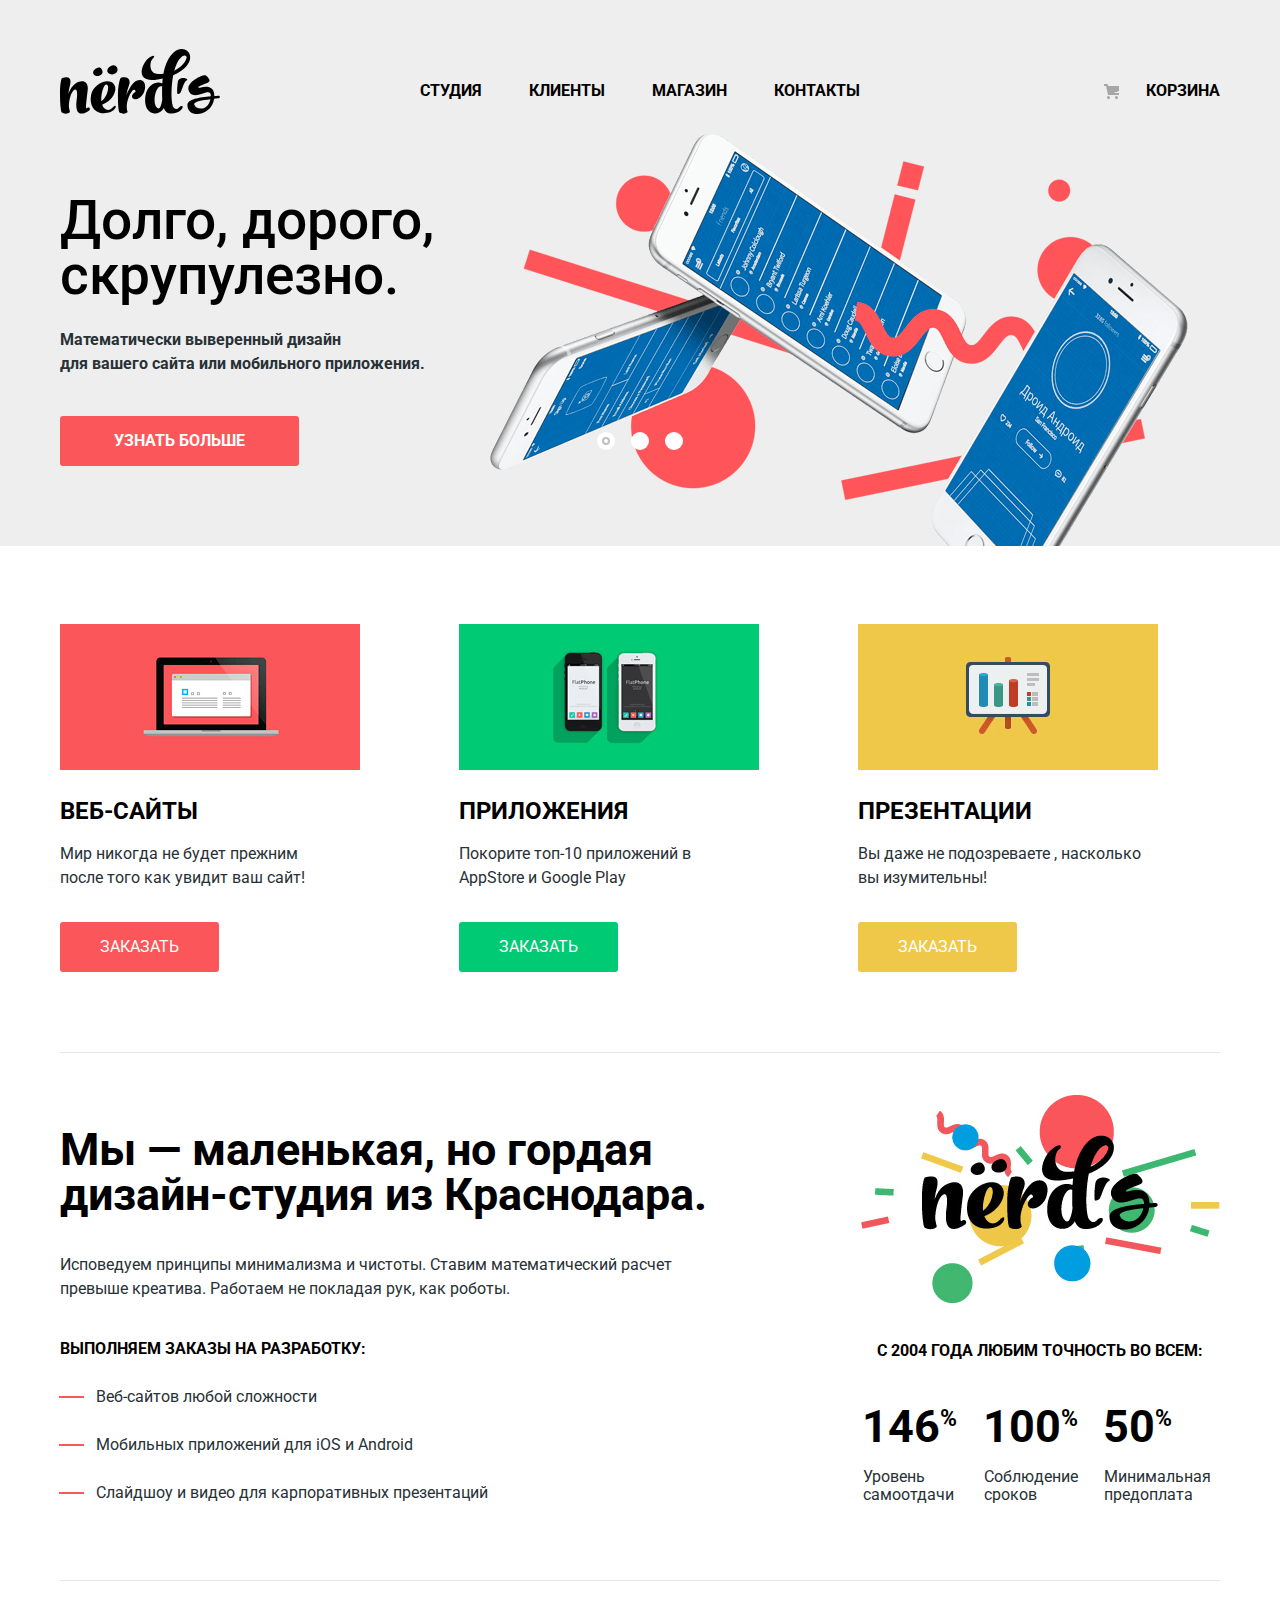
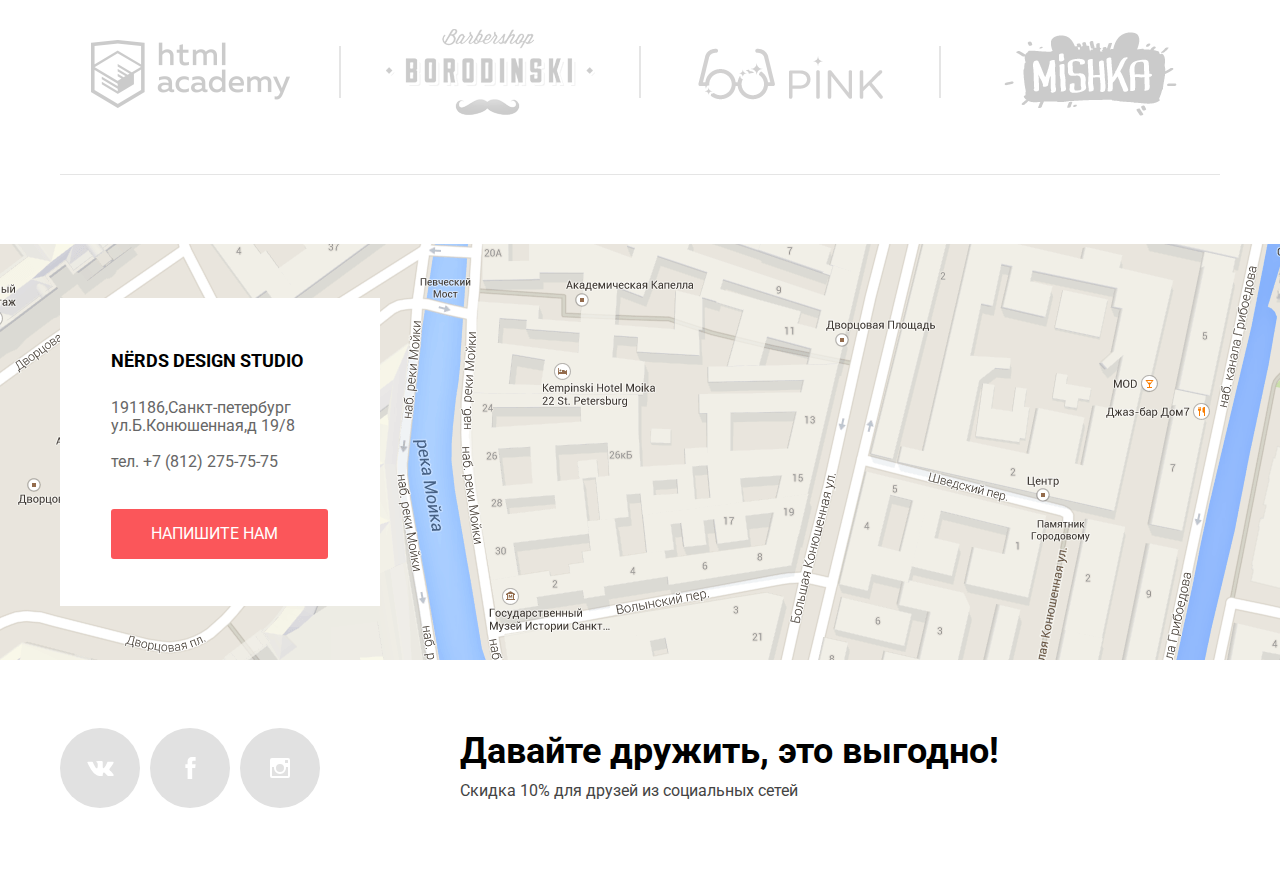
<file: index.html>
<!DOCTYPE html>
<html lang="ru">
<head>
  <meta charset="utf-8">
  <title>HTML Academy: Нёрдс</title>
  <link rel="stylesheet" href="css/normalize.css">
  <link href="https://fonts.googleapis.com/css?family=Roboto:400,500,700&amp;subset=cyrillic"
  rel="stylesheet">
  <link rel="stylesheet" href="css/style.css">

</head>
<body>
  <header class="main-header">
    <nav class="main-navigation">
      <div class="container">
        <a class="link">
          <img src="img/nerds-logo.svg" width="160" height="65" alt="логотип сайта нердс">
        </a>
        <ul class="site-navigation">
          <li><a href="studio.html">Студия</a></li>
          <li><a href="customers.html">Клиенты</a></li>
          <li><a href="catalog.html">Магазин</a></li>
          <li><a href="contacts.html">Контакты</a></li>
        </ul>
        <ul class="user-navigation">
          <li><a class="basket-link" href="basket.html">Корзина</a></li>
        </ul>
      </div>
    </nav>

    <section class="slider">
      <div class="container">
        <h2 class="visually-hidden">Преимущества</h2>
        <div class="slider-controls">
          <i class="active"></i>
          <i></i>
          <i></i>
        </div>
        <ul class="slider-list">
          <li class="slider-item">
            <h3>Долго, дорого,<br>скрупулезно.</h3>
            <p>Математически выверенный дизайн для&nbsp;вашего&nbsp;сайта&nbsp;или мобильного приложения.</p>
            <a class="slider-item-button button" href="#">Узнать больше</a>
          </li>
          <li class="slider-item">
            <h3>Любим математику как никто другой</h3>
            <p>Никакого креатива, только математические формулы для расчета идеальных пропорций.</p>
            <a class="slider-item-button button" href="#">Узнать больше</a>
          </li>
          <li class="slider-item">
            <h3>Только ночь,<br>только хардкор</h3>
            <p>Работать днем, как все? Мы против этого.<br>Ближе к полуночи работа только начинается.</p>
            <a class="slider-item-button button" href="#">Узнать больше</a>
          </li>
        </ul>
      </div>
    </section>
  </header>

  <main class="container">
    <h1 class="visually-hidden">Веб-студия Nerds</h1>
    <section class="catalog">
      <h2 class="visually-hidden">Cписок услуг</h2>
      <ul class="catalog-list">
        <li class="catalog-item">
          <a class="img-link" href="catalog-items.html">
            <img src="img/illustration-1.png" width="300" height="146" alt="Веб-сайты">
            <h3>Веб-сайты</h3>
          </a>
          <p class="catalog-text">Мир никогда не будет прежним после того как увидит ваш сайт!
          </p>
          <a class="button-1 button" href="#">Заказать</a>
        </li>
        <li class="catalog-item">
          <a class="img-link" href="catalog-items.html">
            <img src="img/illustration-2.png" width="300" height="146" alt="Приложения">
            <h3>Приложения</h3>
          </a>
          <p class="catalog-text">Покорите топ-10 приложений в AppStore и Google Play</p>
          <a class="button-2 button" href="#">Заказать</a>
        </li>
        <li class="catalog-item">
          <a class="img-link" href="catalog-items.html">
            <img src="img/illustration-3.png" width="300" height="146" alt="Презентации">
            <h3>Презентации</h3>
          </a>
          <p class="catalog-text">Вы даже не подозреваете&nbsp;, насколько вы изумительны!</p>
          <a class="button-3 button" href="#">Заказать</a>
        </li>
      </ul>
    </section>

    <section class="about">
      <div class="about-us">
        <p><b>Мы — маленькая, но гордая дизайн-студия из Краснодара.</b></p>
        <p>Исповедуем принципы минимализма и чистоты. Ставим математический расчет
          превыше креатива. Работаем не покладая рук, как роботы.</p>
          <h3>ВЫПОЛНЯЕМ ЗАКАЗЫ НА РАЗРАБОТКУ:</h3>
          <ul class="about-item">
            <li>Веб-сайтов любой сложности</li>
            <li>Мобильных приложений для iOS и Android</li>
            <li>Слайдшоу и видео для карпоративных презентаций</li>
          </ul>
        </div>
        <div class="about-logo">
          <img class="img-logo" src="img/nerds-illustration.png" width="360" height="208" alt="Логотиб Нердс">
          <h3>C 2004 года любим точность во всем:</h3>
          <table class="about-table">
            <tr>
              <td class="table-number">146<span><sup>%</sup></span></td>
              <td class="table-number">100<span><sup>%</sup></span></td>
              <td class="table-number">50<span><sup>%</sup></span></td>
            </tr>
            <tr>
              <td class="table-text">Уровень самоотдачи</td>
              <td class="table-text">Соблюдение сроков</td>
              <td class="table-text">Минимальная предоплата</td>
            </tr>
          </table>
        </div>
      </section>
      <section class="project">
        <h3 class="visually-hidden">Наши проекты</h3>
        <ul class="project-items">
          <li class="item-1">
            <a class="item-logo" href="https://htmlacademy.ru/intensive/htmlcss">
              <img src="img/logo-1.png" width="199" height="68" alt="html academy">
            </a>
          </li>
          <li class="item-2">
            <a class="item-logo" href="project-items.html">
              <img src="img/logo-2.png" width="209" height="90" alt="barbershop BORODINSKI">
            </a>
          </li>
          <li class="item-3">
            <a class="item-logo" href="project-items.html">
              <img src="img/logo-3.png" width="185" height="52" alt="PINK">
            </a>
          </li>
          <li class="item-4">
            <a class="item-logo" href="project-items.html">
              <img src="img/logo-4.png" width="173" height="84" alt="MISHKA">
            </a>
          </li>
        </ul>
      </section>
    </main>
    <section class="location">
      <div class="container">
        <div class="location-info">
          <h3>NЁRDS DESIGN STUDIO</h3>
          <p>191186,Санкт-петербург ул.Б.Конюшенная,д 19/8</p>
          <p>тел. +7 (812) 275-75-75</p>
          <a class="button button-modal" href="#">Напишите нам</a>
        </div>
      </div>
    </section>

    <footer class="main-footer container">
      <div class="footer-social">
        <ul>
          <li>
             <a class="social-button" href="#"> <span class="visually-hidden">Вконтакте</span>
               <svg xmlns="http://www.w3.org/2000/svg" width="27" height="15" viewBox="0 0 26.14 14.91">
                 <path d="M26 13.47l-.09-.17a13.55 13.55 0 0 0-2.6-3q-.87-.83-1.1-1.12A1 1 0 0 1 22 8a10.27 10.27 0 0 1 1.22-1.78l.88-1.16q2.35-3.13 2-4L26 .94a.8.8 0 0 0-.4-.22 2.14 2.14 0 0 0-.87 0h-3.92a.51.51 0 0 0-.27 0h-.3a.6.6 0 0 0-.15.14.93.93 0 0 0-.14.24 22.22 22.22 0 0 1-1.46 3.06q-.5.84-.93 1.46a7 7 0 0 1-.71.91 4.94 4.94 0 0 1-.52.47q-.23.18-.35.15l-.23-.05a.9.9 0 0 1-.31-.33 1.49 1.49 0 0 1-.16-.53v-.55-.65-.57-1.12-1-.75a3.14 3.14 0 0 0 0-.62 2.12 2.12 0 0 0-.14-.44.73.73 0 0 0-.28-.33 1.57 1.57 0 0 0-.46-.18A9 9 0 0 0 12.57 0a8.93 8.93 0 0 0-3.25.33 1.83 1.83 0 0 0-.52.41q-.25.3-.07.33a1.67 1.67 0 0 1 1.16.59l.08.16a2.6 2.6 0 0 1 .19.63 6.32 6.32 0 0 1 .12 1 10.59 10.59 0 0 1 0 1.7q-.07.71-.13 1.1a2.21 2.21 0 0 1-.18.64 2.69 2.69 0 0 1-.16.3l-.07.07a1 1 0 0 1-.37.07.86.86 0 0 1-.46-.19 3.27 3.27 0 0 1-.56-.52 7 7 0 0 1-.66-.93q-.37-.6-.76-1.42l-.22-.39q-.2-.38-.56-1.11t-.62-1.43A.9.9 0 0 0 5.2.9h-.07a.93.93 0 0 0-.22-.16A1.44 1.44 0 0 0 4.6.65L.87.68A1 1 0 0 0 .1.94L0 1a.44.44 0 0 0 0 .22 1.08 1.08 0 0 0 .08.37Q.9 3.53 1.86 5.31t1.66 2.87Q4.23 9.27 5 10.24t1 1.24l.37.41.34.33a8.06 8.06 0 0 0 1 .78 16.34 16.34 0 0 0 1.4.9 7.6 7.6 0 0 0 1.79.72 6.19 6.19 0 0 0 2 .22h1.57a1.08 1.08 0 0 0 .72-.3l.05-.07a.9.9 0 0 0 .1-.25 1.38 1.38 0 0 0 0-.37 4.48 4.48 0 0 1 .09-1.05 2.77 2.77 0 0 1 .23-.71 1.74 1.74 0 0 1 .29-.4 1.19 1.19 0 0 1 .23-.2h.11a.86.86 0 0 1 .77.21 4.52 4.52 0 0 1 .83.79q.39.47.93 1.05a6.41 6.41 0 0 0 1 .87l.27.16a3.31 3.31 0 0 0 .71.3 1.53 1.53 0 0 0 .76.07l3.48-.05a1.58 1.58 0 0 0 .8-.17.68.68 0 0 0 .34-.37 1.06 1.06 0 0 0 0-.46 1.71 1.71 0 0 0-.1-.36z" fill="#fff">
                 </path>
              </svg>
             </a>
          </li>
          <li>
             <a class="social-button" href="#"> <span class="visually-hidden">Фейсбук</span>
               <svg xmlns="http://www.w3.org/2000/svg" width="19" height="22" viewBox="0 0 10.15 21.74">
                 <path d="M3.34 1.12A4.77 4.77 0 0 1 6.53 0h3.61v3.81H7.81a1.07 1.07 0 0 0-1.09.83v2.55h3.42c-.08 1.23-.24 2.45-.41 3.67h-3v10.87H2.21V10.86H0V7.21h2.19V3.66a3.83 3.83 0 0 1 1.15-2.54z" fill="#fff"/>
               </svg>
             </a>
          </li>
          <li>
             <a class="social-button" href="#"> <span class="visually-hidden">Инстаграм</span>
               <svg xmlns="http://www.w3.org/2000/svg" width="20" height="20" viewBox="0 0 20 20">
                  <path d="M18 0H2a2 2 0 0 0-2 2v16a2 2 0 0 0 2 2h16a2 2 0 0 0 2-2V2a2 2 0 0 0-2-2zm-8 6a4 4 0 1 1-4 4 4 4 0 0 1 4-4zM2.5 18a.47.47 0 0 1-.5-.5V9h2.1a3.4 3.4 0 0 0-.1 1 6 6 0 1 0 12 0 3.4 3.4 0 0 0-.1-1H18v8.5a.47.47 0 0 1-.5.5zM18 4.5a.47.47 0 0 1-.5.5h-2a.47.47 0 0 1-.5-.5v-2a.47.47 0 0 1 .5-.5h2a.47.47 0 0 1 .5.5z" fill="#fff">
                  </path>
               </svg>
             </a>
          </li>
        </ul>
      </div>
      <div class="footer-info">
        <b>Давайте дружить, это выгодно!</b>
        <p>Скидка 10% для друзей из социальных сетей</p>
      </div>
    </footer>

    <section class="modal modal-write-us">
      <h2>Напишите нам</h2>
      <form class="letter" method="post" action="https://echo.htmlacademy.ru">
        <p class="writer-info writer-info-name">
          <label for="info-name">Ваше имя</label>
          <input id="info-name" type="text" name="name"
          placeholder="Представьтесь,пожалуйста">
        </p>
        <p class="writer-info writer-info-mail">
          <label for="info-mail">Ваш e-mail</label>
          <input id="info-mail" type="text" name="mail"
          placeholder="Для отправки ответа">
        </p>
        <p class="writer-info wtiter-info-text">
          <label for="info-text">Текст письма</label>
          <input id="info-text" type="text" name="text"
          placeholder="В свободной форме">
        </p>
        <button type="submit" class="info-button button">Отправить</button>
      </form>
      <button class="modal-close" type="button">x</button>
    </section>

    <script src="js/scripts.js"> </script>

  </body>
  </html>
</file>
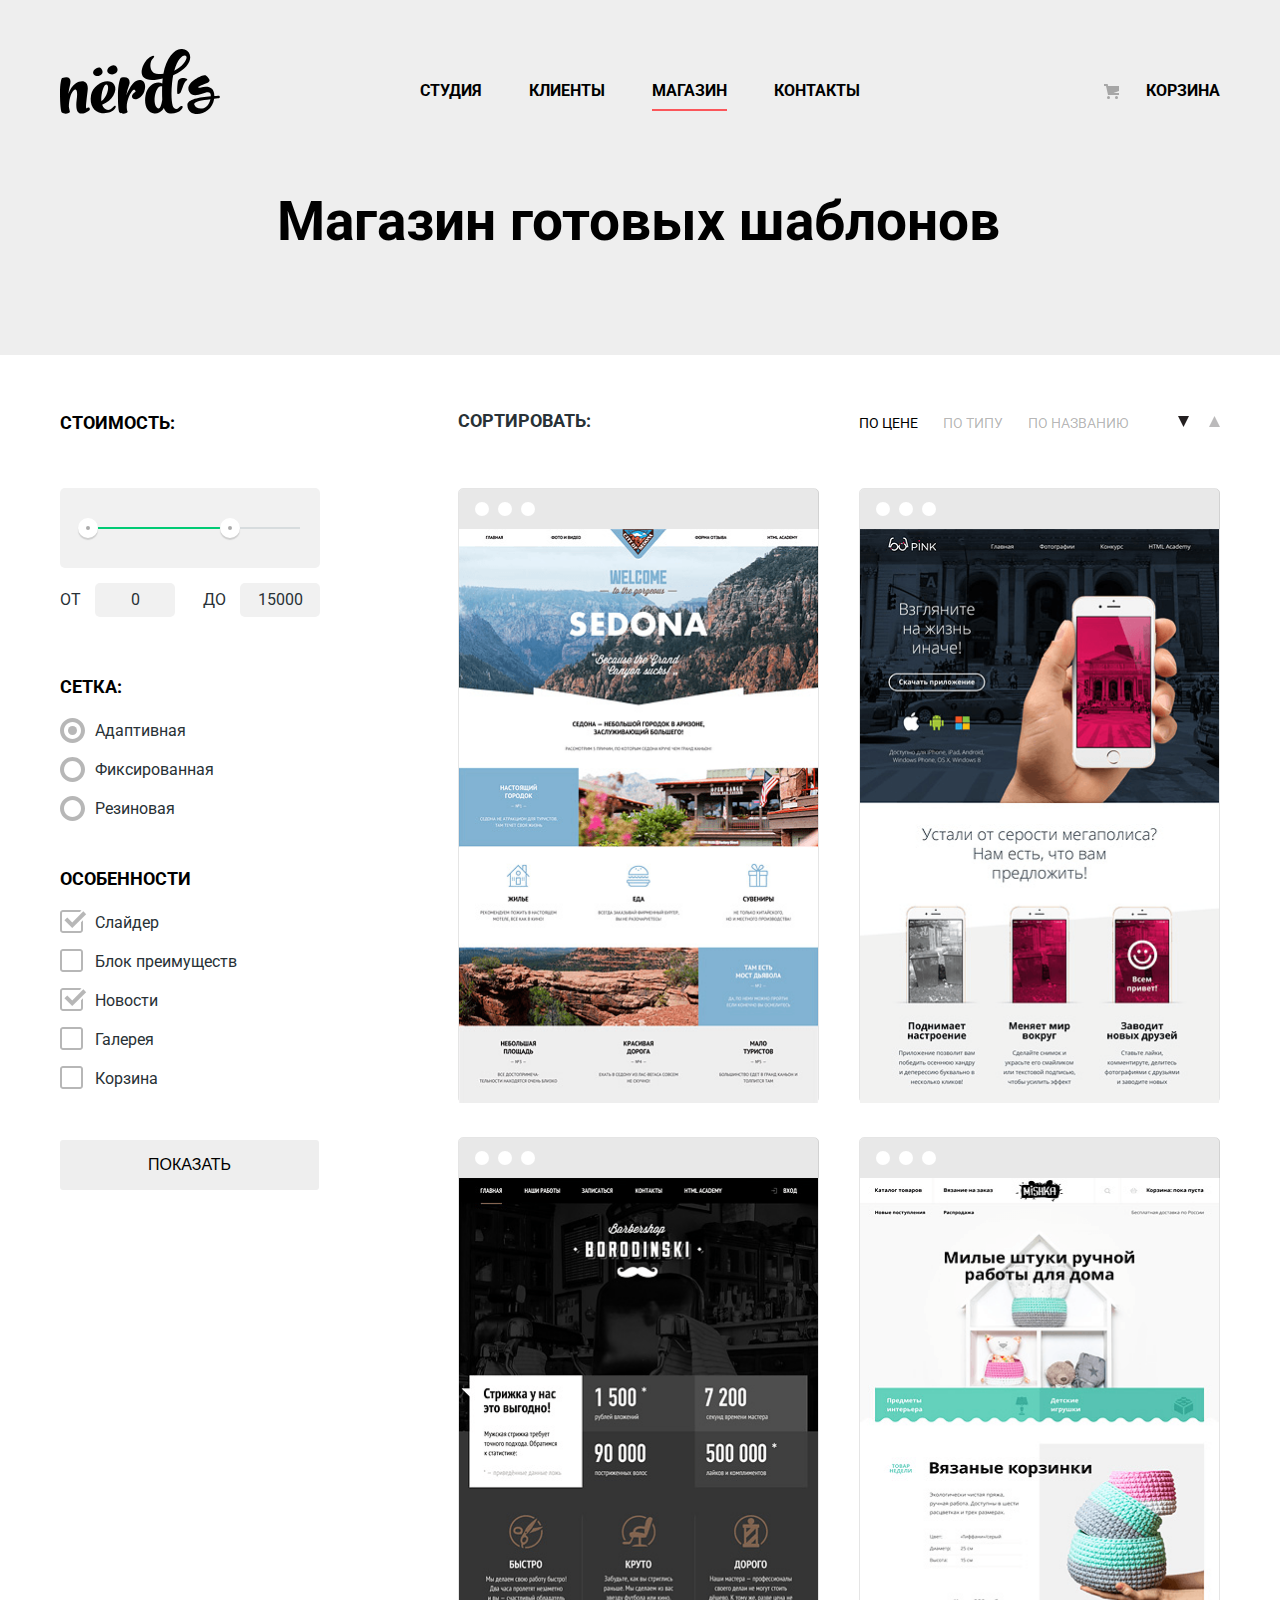
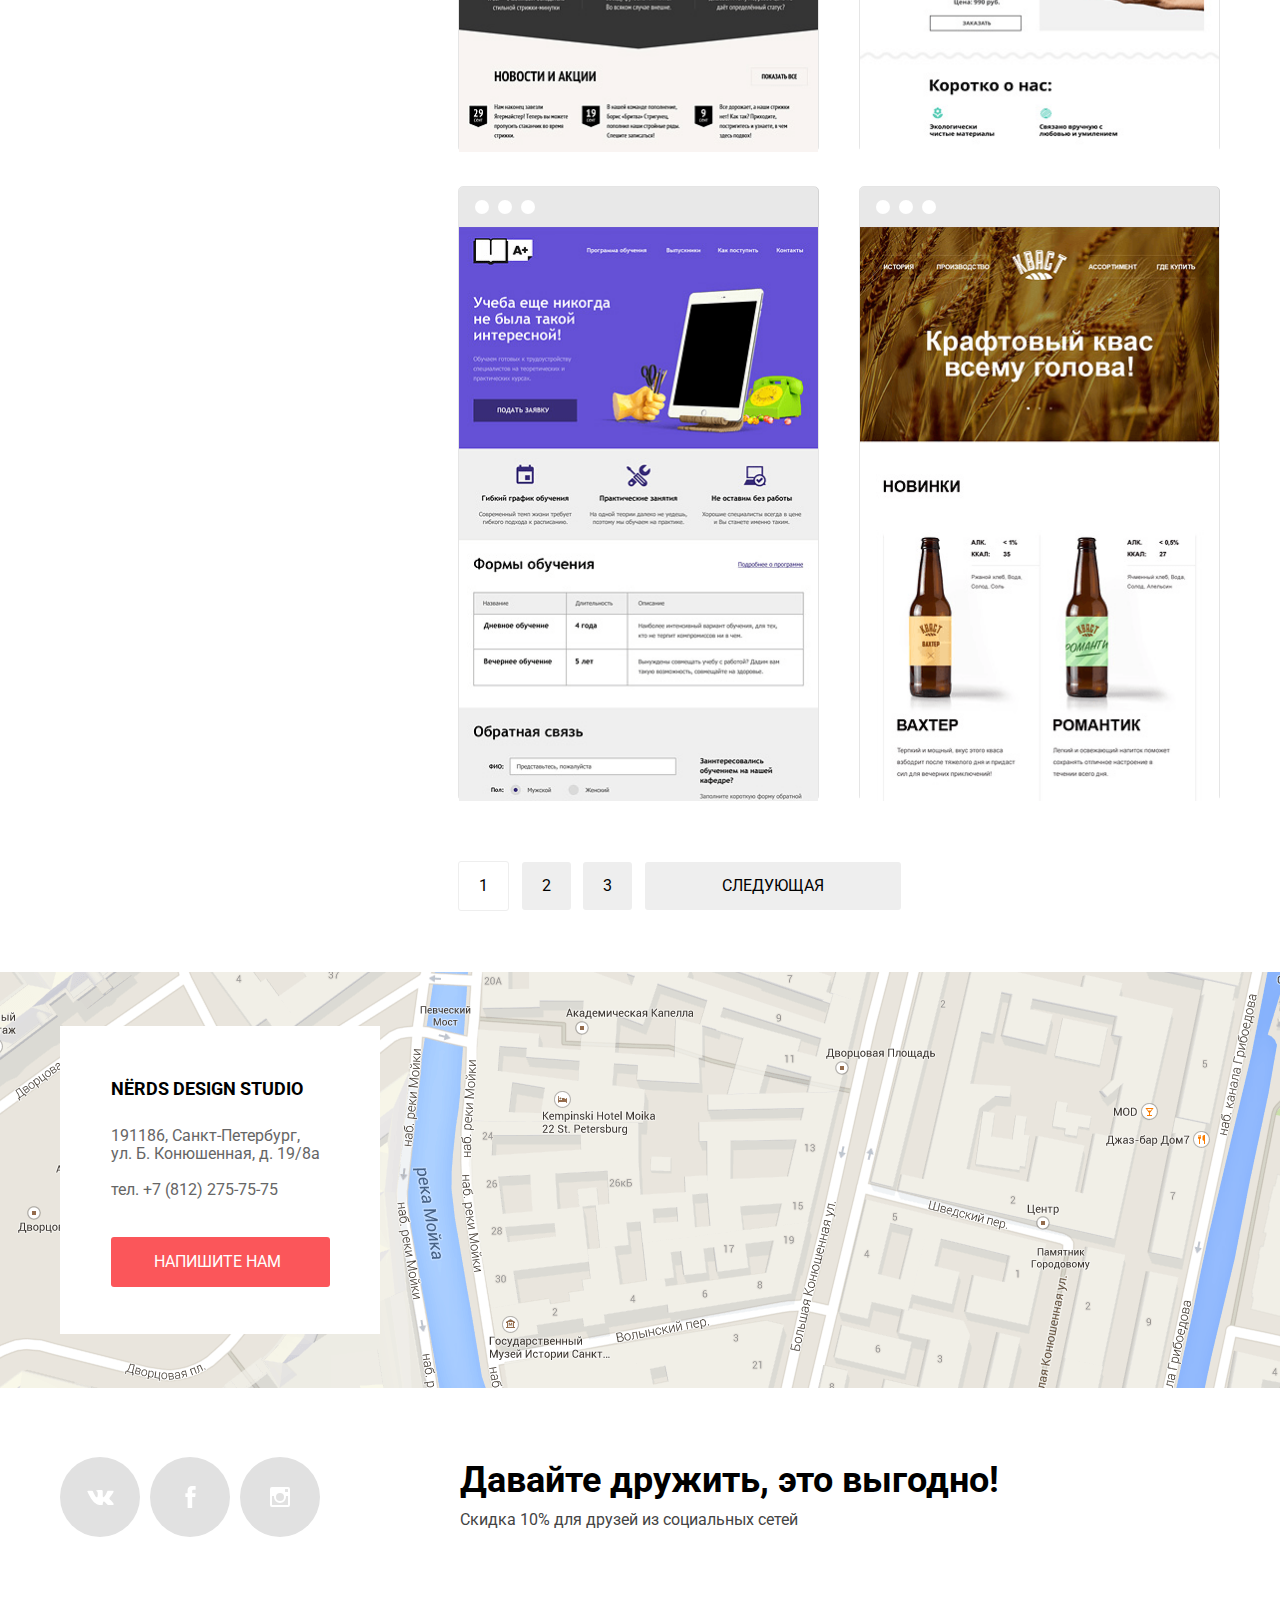
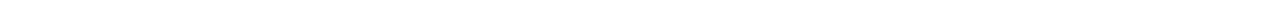
<file: catalog.html>
<!DOCTYPE html>
<html lang="ru">
<head>
  <meta charset="utf-8">
  <title>HTML Academy: Нёрдс</title>
  <link rel="stylesheet" href="css/normalize.css">
  <link href="https://fonts.googleapis.com/css?family=Roboto:400,500,700&amp;subset=cyrillic"
  rel="stylesheet">
  <link rel="stylesheet" href="css/style.css">
</head>
<body class="inner-page">
  <header class="main-header">
    <nav class="main-navigation-inner">
      <div class="container">
        <a class="link" href="index.html">
          <img src="img/nerds-logo.svg" width="160" height="65" alt="логотип сайта нердс">
        </a>
        <ul class="site-navigation">
          <li><a href="studio.html">Студия</a></li>
          <li><a href="customers.html">Клиенты</a></li>
          <li class="site-navigation-current"><a>Магазин</a></li>
          <li><a href="contacts.html">Контакты</a></li>
        </ul>
        <ul class="user-navigation">
          <li><a class="basket-link" href="basket.html">Корзина</a></li>
        </ul>
      </div>
    </nav>
    <h1 class="main-title">Магазин готовых шаблонов</h1>
  </header>

  <main class="container">
    <h2 class="visually-hidden">Магазин</h2>
    <div class="catalog-colunms">

      <section class="filters">
        <h2 class="visually-hidden">Фильтр товаров</h2>
        <form class="filter" method="get" action="https//:echo.htmlacademy.ru">
          <fieldset class="filter-item">
            <legend class="price-filter">Стоимость:</legend>
            <div class="range-filter">
              <div class="range-controls">
                <div class="scale">
                  <div class="bar"></div>
                </div>
                <div class="toggle toggle-min"></div>
                <div class="toggle toggle-max"></div>
              </div>
              <div class="price-controls">
                <label class="min-price">от <input name="min-price" type="text" value="0"></label>
                <label class="max-price">до <input name="max-price" type="text" value="15000"></label>
              </div>
            </div>
          </fieldset>
          <fieldset class="filter-item">
            <legend>Сетка:</legend>
            <ul>
              <li class="filter-option">
                <input class="visually-hidden filter-input filter-input-radio"
                type="radio" name="feature-group" value="adaptive" id="filter-adaptive" checked>
                <label for="filter-adaptive">Адаптивная</label>
              </li>
              <li class="filter-option">
                <input class="visually-hidden filter-input filter-input-radio"
                type="radio" name="feature-group" value="fixed" id="filter-fixed">
                <label for="filter-fixed">Фиксированная</label>
              </li>
              <li class="filter-option">
                <input class="visually-hidden filter-input filter-input-radio"
                type="radio" name="feature-group" value="rubber" id="filter-rubber">
                <label for="filter-rubber">Резиновая</label>
              </li>
            </ul>
          </fieldset>
          <fieldset  class="filter-item">
            <legend>Особенности</legend>
            <ul>
              <li class="filter-option">
                <input class="visually-hidden filter-input filter-input-checkbox"
                type="checkbox" name="slider" id="filter-slider" checked>
                <label for="filter-slider">Слайдер</label>
              </li>
              <li class="filter-option">
                <input class="visually-hidden filter-input filter-input-checkbox"
                type="checkbox" name="advantage block" id="filter-advantage-block">
                <label for="filter-advantage-block">Блок преимуществ</label>
              </li>
              <li class="filter-option">
                <input class="visually-hidden filter-input filter-input-checkbox"
                type="checkbox" name="news" id="filter-news" checked>
                <label for="filter-news">Новости</label>
              </li>
              <li class="filter-option">
                <input class="visually-hidden filter-input filter-input-checkbox"
                type="checkbox" name="gallery" id="filter-gallery">
                <label for="filter-gallery">Галерея</label>
              </li>
              <li class="filter-option">
                <input class="visually-hidden filter-input filter-input-checkbox"
                type="checkbox" name="basket" id="filter-basket">
                <label for="filter-basket">Корзина</label>
              </li>
            </ul>
          </fieldset>
          <button type="submit" class="filter-button button">Показать</button>
        </form>
      </section>

      <div class="right-column">
        <section class="sort-categories">
          <h3>Сортировать:</h3>
          <ul class="sort-categories-list">
            <li class="sort-categories-item sort-categories-item-current">
              <a>По цене</a>
            </li>
            <li class="sort-categories-item">
              <a href="sort-categories-item.html">По типу</a>
            </li>
            <li class="sort-categories-item">
              <a href="sort-categories-item.html">По названию</a>
            </li>
          </ul>
          <ul class="sort-direction">
            <li>
              <a class="catalog-button catalog-button-down catalog-button-down-current" href="categories-item.html"><span class="visually-hidden">убывание</span></a>
            </li>
            <li>
              <a class="catalog-button catalog-button-up" href="categories-item.html"><span class="visually-hidden">возрастание</span></a>
            </li>
          </ul>
        </section>

        <section class="catalog-inner">
          <h2 class="visually-hidden">Список макетов сайтов</h2>
          <ul class="catalog-list-inner">
            <li class="catalog-item-inner">
              <a class="catalog-item-image" href="catalog-item.html">
                <img src="img/img-sedona.png" width="360" height="576" alt="Сайт Sedona">
              </a>
              <div class="info-page">
                <a href="catalog-items-inner.html">
                  <p>
                    <b>Sedona</b>
                  </p>
                </a>
                <p>Информационный сайт для&nbsp;туристов</p>
                <a class="price-button button" href="#">9 900 РУБ.</a>
              </div>
            </li>
            <li class="catalog-item-inner">
              <a class="catalog-item-image" href="catalog-item.html">
                <img src="img/img-pink.png" width="360" height="576" alt="Сайт Pink">
              </a>
              <div class="info-page">
                <a href="catalog-items-inner.html">
                  <p>
                    <b>Pink App</b>
                  </p>
                </a>
                <p>Продуктовый лендинг приложения для iOS и Android</p>
                <a class="price-button button" href="#">9 900 РУБ.</a>
              </div>
            </li>
            <li class="catalog-item-inner">
              <a class="catalog-item-image" href="catalog-item.html">
                <img src="img/img-barbershop.png" width="360" height="576" alt="barbershop BORODINSKI">
              </a>
              <div class="info-page">
                <a href="catalog-items-inner.html">
                  <p>
                    <b>Barbershop</b>
                  </p>
                </a>
                <p>Сайт салоны красоты. Для&nbsp;мужчин,да.</p>
                <a class="button" href="#">9 900 РУБ.</a>
              </div>
            </li>
            <li class="catalog-item-inner">
              <a class="catalog-item-image" href="catalog-item.html">
                <img src="img/img-mishka.png " width="360" height="576" alt="Сайт MISHKA">
              </a>
              <div class="info-page">
                <a href="catalog-items-inner.html">
                  <p>
                    <b>MISHKA</b>
                  </p>
                </a>
                <p>Интернет-магазин вязаных&nbsp;игрушек</p>
                <a class="button" href="#">9 900 РУБ.</a>
              </div>
            </li>
            <li class="catalog-item-inner">
              <a class="catalog-item-image" href="catalog-item.html">
                <img src="img/img-aplus.png" width="360" height="576" alt="A Plus">
              </a>
              <div class="info-page">
                <a href="catalog-items-inner.html">
                  <p>
                    <b>A Plus</b>
                  </p>
                </a>
                <p>Лендинг курсов повышения квалификации</p>
                <a class="button" href="#">9 900 РУБ.</a>
              </div>
            </li>
            <li class="catalog-item-inner">
              <a class="catalog-item-image" href="catalog-item.html">
                <img src="img/img-kvast.png" width="360" height="576" alt="Сайт КВАСТ">
              </a>
              <div class="info-page">
                <a href="catalog-items-inner.html">
                  <p>
                    <b>КВАСТ</b>
                  </p>
                </a>
                <p>Промо-сайт производителя крафтового кваса</p>
                <a class="button" href="#">9 900 РУБ.</a>
              </div>
            </li>
          </ul>
          <div class="pagination-flex">
            <ul class="pagination-list">
              <li class="pagination-item pagination-item-current"><a class="button pagination-button">1</a></li>
              <li class="pagination-item"><a class="button pagination-button" href="#">2</a></li>
              <li class="pagination-item"><a class="button pagination-button" href="#">3</a></li>
              <li class="pagination-item-word"><a class="button pagination-button" href="#">Следующая</a></li>
            </ul>
          </div>
        </section>
      </div>
    </div>
  </main>
  <section class="location">
    <div class="container">
      <div class="location-info">
        <h3>NЁRDS DESIGN STUDIO</h3>
        <p>191186, Санкт-Петербург,<br>ул. Б. Конюшенная, д. 19/8a</p>
        <p>тел. +7 (812) 275-75-75</p>
        <a class="button button-modal" href="#">Напишите нам</a>
      </div>
    </div>
  </section>
  
  <footer class="main-footer container">
    <div class="footer-social">
      <ul>
        <li>
           <a class="social-button" href="#"> <span class="visually-hidden">Вконтакте</span>
             <svg xmlns="http://www.w3.org/2000/svg" width="27" height="15" viewBox="0 0 26.14 14.91">
               <path d="M26 13.47l-.09-.17a13.55 13.55 0 0 0-2.6-3q-.87-.83-1.1-1.12A1 1 0 0 1 22 8a10.27 10.27 0 0 1 1.22-1.78l.88-1.16q2.35-3.13 2-4L26 .94a.8.8 0 0 0-.4-.22 2.14 2.14 0 0 0-.87 0h-3.92a.51.51 0 0 0-.27 0h-.3a.6.6 0 0 0-.15.14.93.93 0 0 0-.14.24 22.22 22.22 0 0 1-1.46 3.06q-.5.84-.93 1.46a7 7 0 0 1-.71.91 4.94 4.94 0 0 1-.52.47q-.23.18-.35.15l-.23-.05a.9.9 0 0 1-.31-.33 1.49 1.49 0 0 1-.16-.53v-.55-.65-.57-1.12-1-.75a3.14 3.14 0 0 0 0-.62 2.12 2.12 0 0 0-.14-.44.73.73 0 0 0-.28-.33 1.57 1.57 0 0 0-.46-.18A9 9 0 0 0 12.57 0a8.93 8.93 0 0 0-3.25.33 1.83 1.83 0 0 0-.52.41q-.25.3-.07.33a1.67 1.67 0 0 1 1.16.59l.08.16a2.6 2.6 0 0 1 .19.63 6.32 6.32 0 0 1 .12 1 10.59 10.59 0 0 1 0 1.7q-.07.71-.13 1.1a2.21 2.21 0 0 1-.18.64 2.69 2.69 0 0 1-.16.3l-.07.07a1 1 0 0 1-.37.07.86.86 0 0 1-.46-.19 3.27 3.27 0 0 1-.56-.52 7 7 0 0 1-.66-.93q-.37-.6-.76-1.42l-.22-.39q-.2-.38-.56-1.11t-.62-1.43A.9.9 0 0 0 5.2.9h-.07a.93.93 0 0 0-.22-.16A1.44 1.44 0 0 0 4.6.65L.87.68A1 1 0 0 0 .1.94L0 1a.44.44 0 0 0 0 .22 1.08 1.08 0 0 0 .08.37Q.9 3.53 1.86 5.31t1.66 2.87Q4.23 9.27 5 10.24t1 1.24l.37.41.34.33a8.06 8.06 0 0 0 1 .78 16.34 16.34 0 0 0 1.4.9 7.6 7.6 0 0 0 1.79.72 6.19 6.19 0 0 0 2 .22h1.57a1.08 1.08 0 0 0 .72-.3l.05-.07a.9.9 0 0 0 .1-.25 1.38 1.38 0 0 0 0-.37 4.48 4.48 0 0 1 .09-1.05 2.77 2.77 0 0 1 .23-.71 1.74 1.74 0 0 1 .29-.4 1.19 1.19 0 0 1 .23-.2h.11a.86.86 0 0 1 .77.21 4.52 4.52 0 0 1 .83.79q.39.47.93 1.05a6.41 6.41 0 0 0 1 .87l.27.16a3.31 3.31 0 0 0 .71.3 1.53 1.53 0 0 0 .76.07l3.48-.05a1.58 1.58 0 0 0 .8-.17.68.68 0 0 0 .34-.37 1.06 1.06 0 0 0 0-.46 1.71 1.71 0 0 0-.1-.36z" fill="#fff">
               </path>
            </svg>
           </a>
        </li>
        <li>
           <a class="social-button" href="#"> <span class="visually-hidden">Фейсбук</span>
             <svg xmlns="http://www.w3.org/2000/svg" width="19" height="22" viewBox="0 0 10.15 21.74">
               <path d="M3.34 1.12A4.77 4.77 0 0 1 6.53 0h3.61v3.81H7.81a1.07 1.07 0 0 0-1.09.83v2.55h3.42c-.08 1.23-.24 2.45-.41 3.67h-3v10.87H2.21V10.86H0V7.21h2.19V3.66a3.83 3.83 0 0 1 1.15-2.54z" fill="#fff"/>
             </svg>
           </a>
        </li>
        <li>
           <a class="social-button" href="#"> <span class="visually-hidden">Инстаграм</span>
             <svg xmlns="http://www.w3.org/2000/svg" width="20" height="20" viewBox="0 0 20 20">
                <path d="M18 0H2a2 2 0 0 0-2 2v16a2 2 0 0 0 2 2h16a2 2 0 0 0 2-2V2a2 2 0 0 0-2-2zm-8 6a4 4 0 1 1-4 4 4 4 0 0 1 4-4zM2.5 18a.47.47 0 0 1-.5-.5V9h2.1a3.4 3.4 0 0 0-.1 1 6 6 0 1 0 12 0 3.4 3.4 0 0 0-.1-1H18v8.5a.47.47 0 0 1-.5.5zM18 4.5a.47.47 0 0 1-.5.5h-2a.47.47 0 0 1-.5-.5v-2a.47.47 0 0 1 .5-.5h2a.47.47 0 0 1 .5.5z" fill="#fff">
                </path>
             </svg>
           </a>
        </li>
      </ul>
    </div>
    <div class="footer-info">
      <b>Давайте дружить, это выгодно!</b>
      <p>Скидка 10% для друзей из социальных сетей</p>
    </div>
  </footer>

  <section class="modal modal-write-us">
    <h2>Напишите нам</h2>
    <form class="letter" method="post" action="https://echo.htmlacademy.ru">
      <p class="writer-info">
        <label for="info-name">Ваше имя</label>
        <input id="info-name" type="text" name="name"
        placeholder="Представьтесь,пожалуйста">
      </p>
      <p class="writer-info">
        <label for="info-mail">Ваш e-mail</label>
        <input id="info-mail" type="text" name="mail"
        placeholder="Для отправки ответа">
      </p>
      <p class="writer-info wtiter-info-text">
        <label for="info-text">Текст письма</label>
        <input id="info-text" type="text" name="text"
        placeholder="В свободной форме">
      </p>
      <button type="submit" class="info-button button">Отправить</button>
    </form>
    <button class="modal-close" type="button">x</button>
  </section>

  <script src="js/scripts.js">  </script>

</body>
</html>
</file>
<file: css/style.css>
body {
  margin: 0;
  padding: 0;
  min-width: 1200px;
  font-family: "Roboto", Arial, sans-serif;
  font-size: 16px;
  line-height: 24px;
  font-weight: 400;
  color: #283136;
  background-color: #ffffff;
}
.container {
  width: 1200px;
  margin: 0 auto;
  padding: 0 20px;
  box-sizing: border-box;
}
.main-title {
  font-size: 55px;
  line-height: 55px;
}
.visually-hidden:not(:focus):not(:active),
input[type="checkbox"].visually-hidden,
input[type="radio"].visually-hidden {
  position: absolute;
  width: 1px;
  height: 1px;
  margin: -1px;
  border: 0;
  padding: 0;
  white-space: nowrap;
  clip-path: inset(100%);
  clip: rect(0 0 0 0);
  overflow: hidden;
}
a {
  text-decoration: none;
  text-transform: uppercase;
}
img {
  max-width: 100%;
  height: auto;
}
.link {
  width: 160px;
  height: 65px;
  padding: 0;
}
.inner-page .link {
  order: 0;
  width: 160px;
  height: 65px;
}
.button {
  display: inline-block;
  vertical-align: middle;
  padding: 16px 40px;
  font-size: 16px;
  line-height: 18px;
  color: #ffffff;
  text-transform: uppercase;
  background-color: #fb565a;
  border-radius: 3px;
  border: none;
}
.button:hover,
.button:focus {
  background-color: #e74246;
}
.button:active {
  color: rgba(255, 255, 255, 0.3);
  background-color: #d7373b;
  box-shadow: 0 3px rgba(0, 0, 0, 0.1) inset;
}
.main-header {
  font-size: 16px;
  line-height: 30px;
  color: #000000;
  font-weight: 700;
  background-color: #eeeeee;
  margin-bottom: 53px;
  padding-top: 48px;
}
.inner-page .main-header {
  padding-bottom: 106px;
  margin-bottom: 39px;
}
.slider {
  position: relative;
  background-color: #eeeeee;
}
.slider-item {
  display: none;
  padding: 78px 0 80px 0;
}
.slider-item a {
  padding: 16px 54px;
}
.slider-item:nth-child(1) {
  display: block;
}
.slider-item:nth-child(1) {
  background-image: url(../img/slide1.png);
  background-repeat: no-repeat;
  background-position: 93% 18px;
}
.slider-item:nth-child(2) {
  background-image: url(../img/slide2.png);
  background-repeat: no-repeat;
  background-position: 100% 0;
}
.slider-item:nth-child(3) {
  background-image: url(../img/slide3.png);
  background-repeat: no-repeat;
  background-position: 100% 20px;
}
.slider-controls {
  position: absolute;
  left: 50%;
  bottom: 104px;
  z-index: 100;
  width: 160px;
  height: 18px;
  text-align: center;
  font-size: 0;
  transform: translateX(-50%);
}
.slider-controls i {
  position: relative;
  display: inline-block;
  width: 18px;
  height: 18px;
  padding: 8px;
  border-radius: 50%;
  cursor: pointer;
}
.slider-controls i::after {
  content: "";
  position: absolute;
  top: 8px;
  left: 8px;
  z-index: 1;
  width: 18px;
  height: 18px;
  background: #ffffff;
  border-radius: 50%;
}
.slider-controls .active::before {
  content: "";
  position: absolute;
  left: 50%;
  top: 50%;
  z-index: 2;
  width: 4px;
  height: 4px;
  margin: -4px;
  background-color: inherit;
  border: 2px solid #c1c1c1;
  border-radius: 50%;
}
.slider-list {
  margin: 0;
  padding: 0;
}
.slider-item:nth-child(1) {
  display: block;
}
.slider-item h3 {
  max-width: 600px;
  margin: 0;
  margin-bottom: 25px;
  font-size: 55px;
  line-height: 55px;
  font-weight: 500;
}
.slider-item p {
  font-size: 16px;
  line-height: 24px;
  margin: 0;
  margin-bottom: 40px;
  padding-right: 720px;
  color: #283136;
}
.link:hover,
.link:focus {
  opacity: 0.8;
}
.link:active {
  opacity: 0.3;
}
.main-mavigation {
  display: flex;
  flex-direction: column;
  align-items: flex-start;
}
.inner-page .main-navigation {
  display: flex;
  justify-content: space-between;
  flex-wrap: wrap;
}
.main-title {
  margin: 0;
  padding: 0;
  margin-top: 79px;
  margin-right: 4px;
  text-align: center;
}
.main-navigation .container {
  display: flex;
  justify-content: space-between;
  align-items: center;
  flex-wrap: wrap;
}
.main-navigation-inner .container {
  display: flex;
  justify-content: space-between;
  align-items: center;
  flex-wrap: wrap;
}
.site-navigation {
  display: flex;
  flex-wrap: wrap;
  width: 440px;
  min-height: 43px;
  justify-content: space-between;
  padding: 0;
  margin: 0;
  margin-top: 24px;
  margin-right: 9px;
  align-items: stretch;
  list-style: none;
}
.site-navigation li {
  font-size: 16px;
  line-height: 30px;
  margin-bottom: 6px;
  display: flex;
  align-items: center;
}
.site-navigation li:last-child {
  margin-right: 0;
}
.user-navigation {
  display: flex;
  margin: 0;
  padding: 0;
  margin-left: 35px;
  margin-top: 19px;
  list-style: none;
  max-width: 120px;
}
.site-navigation a,
.user-navigation a {
  display: block;
  padding: 0;
  color: #000000;
}
.site-navigation a:hover,
.site-navigation a:focus,
.user-navigation a:hover,
.user-navigation a:focus {
  color: #fb565a;
}
.site-navigation a:active,
.user-navigation a:active {
  color: rgba(0,0,0,0.3);
}
.site-navigation-current a,
.user-navigation-current a {
  color: #000000;
  position: relative;
}
.site-navigation-current a::before,
.user-navigation-current a::after {
  content: "";
  position: absolute;
  width: 100%;
  height: 2px;
  top: 33px;
  left: 0;
  background-color: #fb565a;
}
.user-navigation .basket-link {
  position: relative;
  padding-left: 42px;
  text-align: right;
}
.basket-link::before {
  content: "";
  position: absolute;
  bottom: 7px;
  left: 0;
  width: 15px;
  height: 15px;
  background-image: url('../img/cart-icon.svg');
  background-repeat: no-repeat;
  background-position: 0 0;
}
.main-header b {
  font-size: 55px;
  line-height: 55px;
}
.slide-header {
  display: none;
}
.slide-active {
  display: block;
}
.catalog {
  margin: 0;
  padding: 0;
  margin-bottom: 60px;
  list-style: none;
}
.catalog-inner {
  width: 762px;
  min-height: 1720px;
  margin: 0;
  padding: 0;
  margin-bottom: 61px;
  list-style: none;
}
.catalog-list {
  margin: 0;
  padding: 0;
  display: flex;
  justify-content: space-between;
  text-align: left;
  list-style: none;
}
.catalog-colunms {
  display:flex;
  justify-content: space-between;
}
.catalog-item {
  width: 300px;
  text-align: left;
  margin-right: 62px;
  margin-top: 25px;
}
.catalog-item-inner {
  width: 360px;
  text-align: left;
}
.catalog-item h3 {
  margin: 0;
  margin-bottom: 16px;
  margin-top: 19px;
  font-size: 24px;
  line-height: 30px;
}
.catalog-item {
  margin-bottom: 20px;
  color: #283136;
}
.catalog-list-inner {
  display: flex;
  flex-wrap: wrap;
  margin: 0;
  padding: 0;
  list-style: none;
  margin-bottom: 26px;
}
.catalog-item-inner {
  width: 359px;
  height: 613px;
  margin-right: 40px;
  background-color: transparent;
  position: relative;
  border: 1px solid rgba(0,0,0,0.1);
  border-radius: 5px;
  margin-bottom: 34px;
}
.catalog-item-inner:hover,
.catalog-item-inner:focus {
  box-shadow: 0 4px 6px  rgba(0,0,0,0.1);
}
.catalog-item-inner:nth-child(2n) {
  margin-right: 0;
}
.img-link {
  color: #000000;
}
.img-link:hover,
.img-link:focus {
  color: #fb565a;
}
.img-link:active {
  color: rgba(0,0,0,0.3);
}
.catalog-text {
  padding-right: 16px;
  margin-bottom: 32px;
}
.catalog-item-inner::before {
  content: "";
  display: block;
  width: 360px;
  height: 40px;
  top:16px;
  background-image: url('../img/browser.svg');
  background-repeat: no-repeat;
  background-position: 0 0;
  opacity: 0.12;
}
.catalog-item-inner:hover::before {
  opacity: 1;
}
.catalog-item .button-1 {
  background-color: #fb565a;
}
.catalog-item .button-1:hover,
.catalog-item .button-1:focus {
  background-color: #e74246;
}
.catalog-item .button-1:active {
  color: rgba(255, 255, 255, 0.3);
  background-color: #d7373b;
  border-top: 0.2px solid #c13135;
}
.catalog-item .button-2 {
  background-color: #00ca74;
}
.catalog-item .button-2:hover,
.catalog-item .button-2:focus {
  background-color: #00bc6c;
}
.catalog-item .button-2:active {
  color: rgba(255, 255, 255, 0.3);
  background-color: #00aa62;
  border-top: 0.2px solid #009958;
}
.catalog-item .button-3 {
  background-color: #efc84a;
}
.catalog-item .button-3:hover,
.catalog-item .button-3:focus {
  background-color: #eab534;
}
.catalog-item .button-3:active {
  color: rgba(255, 255, 255, 0.3);
  background-color: #e5a722;
  border-top: 0.2px solid #ce961f;
}
.sort-categories {
  display: flex;
  align-items: center;
  margin-bottom: 40px;
}
.sort-categories-list {
  margin: 0;
  padding: 0;
  list-style: none;
  display: flex;
  flex-wrap: wrap;
}
.sort-categories-list li {
  margin-right: 9px;
  font-size: 14px;
  margin-top: 4px;
  padding-left: 16px;
  line-height: 20px;
}
.sort-categories h3 {
  font-size: 18px;
  line-height: 18px;
  font-weight: bold;
  margin-right: auto;
  text-transform: uppercase;
}
.sort-categories a {
  display: block;
  padding: 0;
  color: rgba(0,0,0,0.3);
  text-decoration: none;
}
.sort-categories-item a:hover,
.sort-categories-item a:focus {
  color: rgba(0,0,0,0.6);
}
.sort-categories-item a:active {
  color: #000000;
}
.sort-categories-item-current a {
  color: #000000;
}
.sort-direction {
  margin: 0;
  padding: 0;
  list-style: none;
  display: flex;
  justify-content: space-between;
  margin-left: 20px;
  font-size: 0;
}
.sort-direction li {
  margin-left: 20px;
}
.sort-direction a {
  position: relative;
}
.catalog-button-up::before {
  content: "";
  display: block;
  width: 11px;
  height: 11px;
  background-image: url('../img/icon-up-dir.svg');
  background-repeat: no-repeat;
  opacity: 0.3;
}
.catalog-button-down::before {
  content: "";
  display: block;
  width: 11px;
  height: 11px;
  background-image: url('../img/icon-down-dir.svg');
  background-repeat: no-repeat;
  opacity: 0.3;
}
.catalog-button-up:hover::before,
.catalog-button-up:focus::before,
.catalog-button-down:hover::before,
.catalog-button-down:focus::before {
  opacity: 1;
}
.catalog-button-down-current::before {
  opacity: 1;
}
.filters {
  width: 300px;
  margin-top: 14px;
}
.range-filter {
  width: 260px;
}
.range-controls {
  position: relative;
  height: 41px;
  padding-top: 39px;
  padding-right: 20px;
  padding-left: 20px;
  margin-bottom: 15px;
  background-color: #f1f1f1;
  border-radius: 5px;
}
.range-controls .scale {
  height: 2px;
  background: #d7dcde;
}
.range-controls .bar {
  width: 70%;
  height: 2px;
  background: #00ca74;
}
.range-controls .toggle {
  position: absolute;
  top: 30px;
  left: 0;
  width: 4px;
  height: 4px;
  padding: 0;
  border: 8px solid #ffffff;
  background-color: #ababab;
  border-radius: 50%;
  box-shadow: 0 2px 1px 0 #cfcfcf;
  cursor: pointer;
}
.range-controls .toggle-min {
  left: 18px;
}
.range-controls .toggle-max {
  left: 160px;
}
.price-controls {
  font-size: 0;
}
.price-controls label {
  display: inline-block;
  width: 50%;
  font-size: 16px;
  text-transform: uppercase;
}
.price-controls input {
  width: 60px;
  padding: 8px 10px;
  margin-left: 10px;
  font-family: "Roboto", Arial, sans-serif;
  font-size: 16px;
  text-align: center;
  color: #283136;
  border: none;
  border-radius: 5px;
  background: #f1f1f1;
}
.max-price {
  text-align: right;
}
.filter fieldset {
  margin: 0;
  padding: 0;
  width: 260px;
  margin-bottom: 45px;
  border: none;
}
.filter fieldset:first-child {
  margin-bottom: 55px;
}
.filter legend {
  font-size: 18px;
  line-height: 30px;
  text-transform: uppercase;
  font-weight: 700;
  color: #000000;
}
.price-filter {
  margin-bottom: 50px;
}
.filter ul {
  padding: 0;
  margin: 0;
  list-style: none;
  line-height: 20px;
}
.filter-option {
  margin-top: 19px;
  padding-left: 35px;
}
.filter-option label {
  position: relative;
  display: block;
  cursor: pointer;
  user-select: none;
}
.filter-input-radio:checked+label::before {
  position: absolute;
  content: "";
  top: -3px;
  left: -35px;
  width: 25px;
  height: 25px;
  background-image: url('../img/radio-on.svg');
}
.filter-input-radio+label::before {
  position: absolute;
  content: "";
  top: -3px;
  left: -35px;
  width: 25px;
  height: 25px;
  background-image: url('../img/radio-off.svg');
}
.filter-input-checkbox:checked+label::before {
  content: "";
  position: absolute;
  left: -35px;
  top: -3px;
  width: 30px;
  height: 25px;
  background-image: url('../img/checkbox-on.svg');
  background-repeat: no-repeat;
}
.filter-input-checkbox+label::before {
  content: "";
  position: absolute;
  left: -35px;
  top: -3px;
  width: 30px;
  height: 25px;
  background-image: url('../img/checkbox-off.svg');
  background-repeat: no-repeat;
}
.filter-input+label {
  color: #283136;
}
.filter-input:hover+label,
.filter-input:focus+label {
  color: #000000;
}
.filter-input:disabled+label {
  color: #283136;
  opacity: 0.3;
}
.filter-input+label::before {
  opacity: 0.4;
}
.filter-input:hover+label::before,
.filter-input:focus+label::before {
  opacity: 1;
}
.filter-input:disabled+label::before {
  opacity: 0.1;
}
.filter-button {
  padding: 16px 88px;
  margin-top: 6px;
  text-decoration: none;
  color: #000000;
  background-color: #eeeeee;
}
.filter-button:hover,
.filter-button:focus {
  color: #000000;
  background-color: #dfdfdf;
}
.filter-button:active {
  color: rgba(0,0,0,0.3);
  background-color: #d5d5d5;
  border-top: 1px solid #bfbfbf;
}
.about {
  list-style: none;
  display: flex;
  justify-content: space-between;
  padding-top: 39px;
  margin-bottom: 51px;
  border-top: 1px solid rgba(0,0,0,0.1);
}
.about-us {
  width: 680px;
}
.about-logo {
  width: 360px;
  margin-top: 3px;
}
.about p {
  margin: 35px 0;
  margin-bottom: 36px;
}
.about b {
  font-size: 45px;
  line-height: 45px;
  font-weight: bold;
  color: #000000;
}
.about ul {
  list-style: none;
  text-align: left;
  padding-left: 36px;
}
.about h3 {
  font-size: 16px;
  line-height: 24px;
  font-weight: bold;
  margin: 29px 0;
  text-align: center;
  text-transform: uppercase;
  color: #000000;
}
.about-us h3 {
  font-size: 16px;
  line-height: 24px;
  font-weight: bold;
  padding: 0;
  text-align: left;
  margin-bottom: 24px;
  color: #000000;
}
.about-item li {
  position: relative;
  margin-bottom: 24px;
}
.about-item li::before {
  content: "";
  position: absolute;
  bottom: 11px;
  left: -37px;
  width: 25px;
  height: 2px;
  background-color: #fb565a;
}
.about-table {
  margin-top: 50px;
  padding: 0;
}
.table-number {
  position: relative;
  font-size: 45px;
  line-height: 10,06px;
  font-weight: bold;
  margin-bottom: 20px;
  padding: 0px 38px 26px 0;
  color: #000000;
}
.table-number span {
  position: absolute;
  font-size: 30px;
}
.table-text {
  font-size: 16px;
  line-height: 18px;
}
.project {
  border-top: 1px solid rgba(0,0,0,0.1);
  border-bottom: 1px solid rgba(0,0,0,0.1);
  margin-bottom: 69px;
}
.project-items {
  margin: 0;
  padding: 0;
  display: flex;
  justify-content: space-between;
  list-style: none;
  align-items: center;
}
.project-items li {
  width: 260px;
  height: 193px;
  position: relative;
  display: flex;
  align-items: center;
  justify-content: center;
}
.project-items li::after {
  content: "";
  position: absolute;
  bottom: 76px;
  left: -21px;
  width: 2px;
  height: 52px;
  background-color: rgba(0,0,0,0.1);
}
.project-items li:first-child::after {
  display: none;
}
.item-logo {
  opacity: 0.2;
}
.item-logo:hover,
.item-logo:focus {
  opacity: 1;
}
.item-logo:active {
  opacity: 0.1;
}
.info-page {
  display: none;
  position: absolute;
  bottom: 0px;
  background-color: #eeeeee;
  text-align: center;
  width: 100%;
  padding: 26px 62px 41px;
  color: #666666;
  box-sizing: border-box;
}
.catalog-item-inner:hover .info-page,
.catalog-item-inner:focus .info-page {
  display:block;
}
.info-page b {
  font-size: 18px;
  line-height: 30px;
  margin: 0;
  padding:0;
}
.info-page p {
  font-size: 16px;
  line-height: 19px;
  margin: 0;
  margin-bottom: 12px;
  padding: 0;
}
.info-page a {
  font-size: 18px;
  line-height: 30px;
  text-decoration: none;
  color: #000000;
}
.info-page a:hover,
.info-page a:focus {
  color: #fb565a;
}
.info-page a:active {
  color: rgba(0,0,0,0.3);
}
.info-page .button {
  font-size: 16px;
  line-height: 18px;
  padding: 16px 60px;
  margin-top: 20px;
  color: #ffffff;
  background-color: #fb565a;
}
.info-page .button:hover,
.info-page .button:focus {
  color: #ffffff;
  background-color: #e74246;
}
.info-page .button:active {
  color: #ffffff;
  background-color: #d7373b;
}
.pagination-list {
  display: flex;
  align-items: center;
  justify-content: space-between;
  margin: 0;
  padding: 0;
  max-width: 447px;
  list-style: none;
  margin-bottom: 6;
}
.pagination-item .pagination-button {
  margin: 0;
  padding: 15px 20px;
  color: #000000;
  background-color: #eeeeee;
  align-items: center;
}
.pagination-item-word .pagination-button {
  margin: 0;
  margin-right: 4px;
  padding: 15px 77px;
  color: #000000;
  background-color: #eeeeee;
  align-items: center;
}
.pagination-item .pagination-button:hover,
.pagination-item .pagination-button:focus,
.pagination-item-word .pagination-button:hover,
.pagination-item-word .pagination-button:hover {
  color: #000000;
  background-color: #dfdfdf;
}
.pagination-item .pagination-button:active,
.pagination-item-word .pagination-button:active {
  color: rgba(0,0,0,0.3);
  background-color: #d5d5d5;
  border-top: 0.2px solid #bfbfbf;
}
.pagination-item-current .pagination-button,
.pagination-item-word-current .pagination-button {
  color: #000000;
  background-color: #ffffff;
  border: 1px solid #eeeeee;
}
.pagination-item-current .pagination-button:hover,
.pagination-item-current .pagination-button:focus {
  color: #000000;
  background-color: #ffffff;
  border: 1px solid #eeeeee;
}
.location {
  background-image: url(../img/map.png);
  background-repeat: no-repeat;
  background-position: center;
  background-size: cover;
}
.location .container {
  display: flex;
}
.location-info {
  text-align: left;
  width: 320px;
  height: 308px;
  margin: 54px 0;
  padding: 48px 51px 40px;
  background-color: #ffffff;
  box-sizing: border-box;
}
.location-info a {
  padding: 16px 40px;
}
.location p {
  font-size: 16px;
  line-height: 18px;
  margin-bottom: 18px;
  color: #666666;
}
.button-modal {
  margin-top: 20px;
  width: 63%;
}
.inner-page .button-modal {
  margin-top: 20px;
  width: 61%;
  padding: 16px 43px;
}
.location h3 {
  font-size: 18px;
  line-height: 30px;
  font-weight: bold;
  margin: 0;
  margin-bottom: 23px;
  color: #000000;
}
.main-footer {
  margin-top: 50px;
  padding: 18px 20px;
  padding-bottom: 70px;
  display:flex;
  color: #000000;
  background-color: #ffffff;
  background: none;
}
.inner-page .main-footer {
  margin-top: 31px;
  padding: 38px 0px;
  padding-bottom: 75px;
  padding-left: 20px;
  display:flex;
  background: none;
  background-color: #ffffff;
}
.footer-info {
  width: 560px;
  margin-top: 5px;
}
.main-footer b {
  font-size: 36px;
  line-height: 36px;
  font-weight: bold;
}
.main-footer p {
  font-size: 16px;
  line-height: 22px;
  color: #444444;
  margin: 0;
  margin-top: 10px;
}
.footer-social {
  order: 0;
  width: 260px;
  height: 80px;
  margin-right: 140px;
}
.inner-page .footer-social {
  order: 0;
  min-height: 75px;
  width: 260px;
  height: 80px;
}
.inner-page .footer-info {
  width: 560px;
}
.footer-social ul {
  display: flex;
  width: 260px;
  flex-wrap: wrap;
  justify-content: space-between;
  list-style: none;
  margin: 0 auto;
  padding: 0;
}
.social-button {
  display: flex;
  align-items: center;
  justify-content: center;
  width: 80px;
  height: 80px;
  color: #ffffff;
  background-color: #e1e1e1;
  border-radius: 50%;
}
.social-button:hover,
.social-button:focus {
  background-color: #e74246;
}
.social-button:active path {
  background-color: #d7373b;
  fill: rgba(255, 255, 255, 0.3);
}
@keyframes bounce {
  0% {
    transform: translateY(2000px);
  }

  70% {
    transform: translateY(20px);
  }

  90% {
    transform: translateY(-10px);
  }

  100% {
    transform: translateY(0);
  }
}
.modal {
  display: none;
  position: fixed;
  color: #000000;
  background-color:#ffffff;
  box-shadow: 0 30px 50px rgba(0, 0, 0, 0.7);
}
.modal-show {
  display: block;
  animation: bounce 0.6s;
}
.modal-write-us {
  top:100px;
  left: 50%;
  margin-left: -480px;
  width: 960px;
  width: 760px;
  padding-right: 101px;
  padding-left: 98px;
  padding-bottom: 85px;
  padding-top: 70px;
}
.letter {
  display: flex;
  flex-wrap: wrap;
  justify-content: space-between;
}
.letter p {
  margin: 0;
  margin-bottom: 38px;
}
.writer-info {
  width: 360px;
}
.writer-info:nth-child(3) {
  width: 760px;
  margin-bottom: 49px;
}
.writer-info label {
  margin: 0;
  margin-bottom: 10px;
}
.modal-write-us fieldset {
  border: none;
}
.modal-write-us legend {
  font-size: 16px;
  line-height: 18px;
  color: #ffffff bold;
}
.modal-write-us input[type="text"] {
  font: inherit;
  color: rgba(0,0,0,0.5);
  box-sizing: border-box;
  width: 360px;
  padding: 9px 15px;
  background-color: transparent;
  border: 2px solid rgba(0,0,0,0.1);
}
.wtiter-info-text input[type="text"] {
  font: inherit;
  color: rgba(0,0,0,0.5);
  box-sizing: border-box;
  width: 760px;
  padding-top: 10px;
  padding-bottom: 85px;
  padding-left: 15px;
  background-color: transparent;
  border: 2px solid rgba(0,0,0,0.1);
}
.modal-write-us input:hover,
.modal-write-us input:focus {
  border-color:rgba(0,0,0,0.3);
}
.modal-write-us input:focus {
  color: #444444;
  border-color: #000000;
}
.modal-write-us input:invalid {
  border-color:#e74246;
  color: #e74246;
}
.modal-write-us h2 {
  margin: 0;
  margin-bottom: 40px;
  font-weight: 700;
  font-size: 45px;
  line-height: 45px;
}
.modal-write-us label {
  font-size: 16px;
  line-height: 18px;
  font-weight: bold;
}
.info-button {
  margin: 0;
  padding: 16px 80px;
}
.modal-close {
  position: absolute;
  top: 82px;
  right: 68px;
  width: 21px;
  height: 21px;
  font-size: 0;
  background-color: transparent;
  border: 0;
  cursor: pointer;
  outline: none;
  opacity: 0.3;
}
.modal-close::before,
.modal-close::after {
  content: "";
  position: absolute;
  width: 21px;
  height: 3px;
  top: 9px;
  left: -21px;
  background-color: #fb565a;
}
.modal-close::before {
  transform: rotate(45deg);
}
.modal-close::after {
  transform: rotate(-45deg);
}
.modal-close:hover,
.modal-close:focus {
  opacity: 1;
}
.modal-close:active {
  opacity: 0.1;
}
</file>
